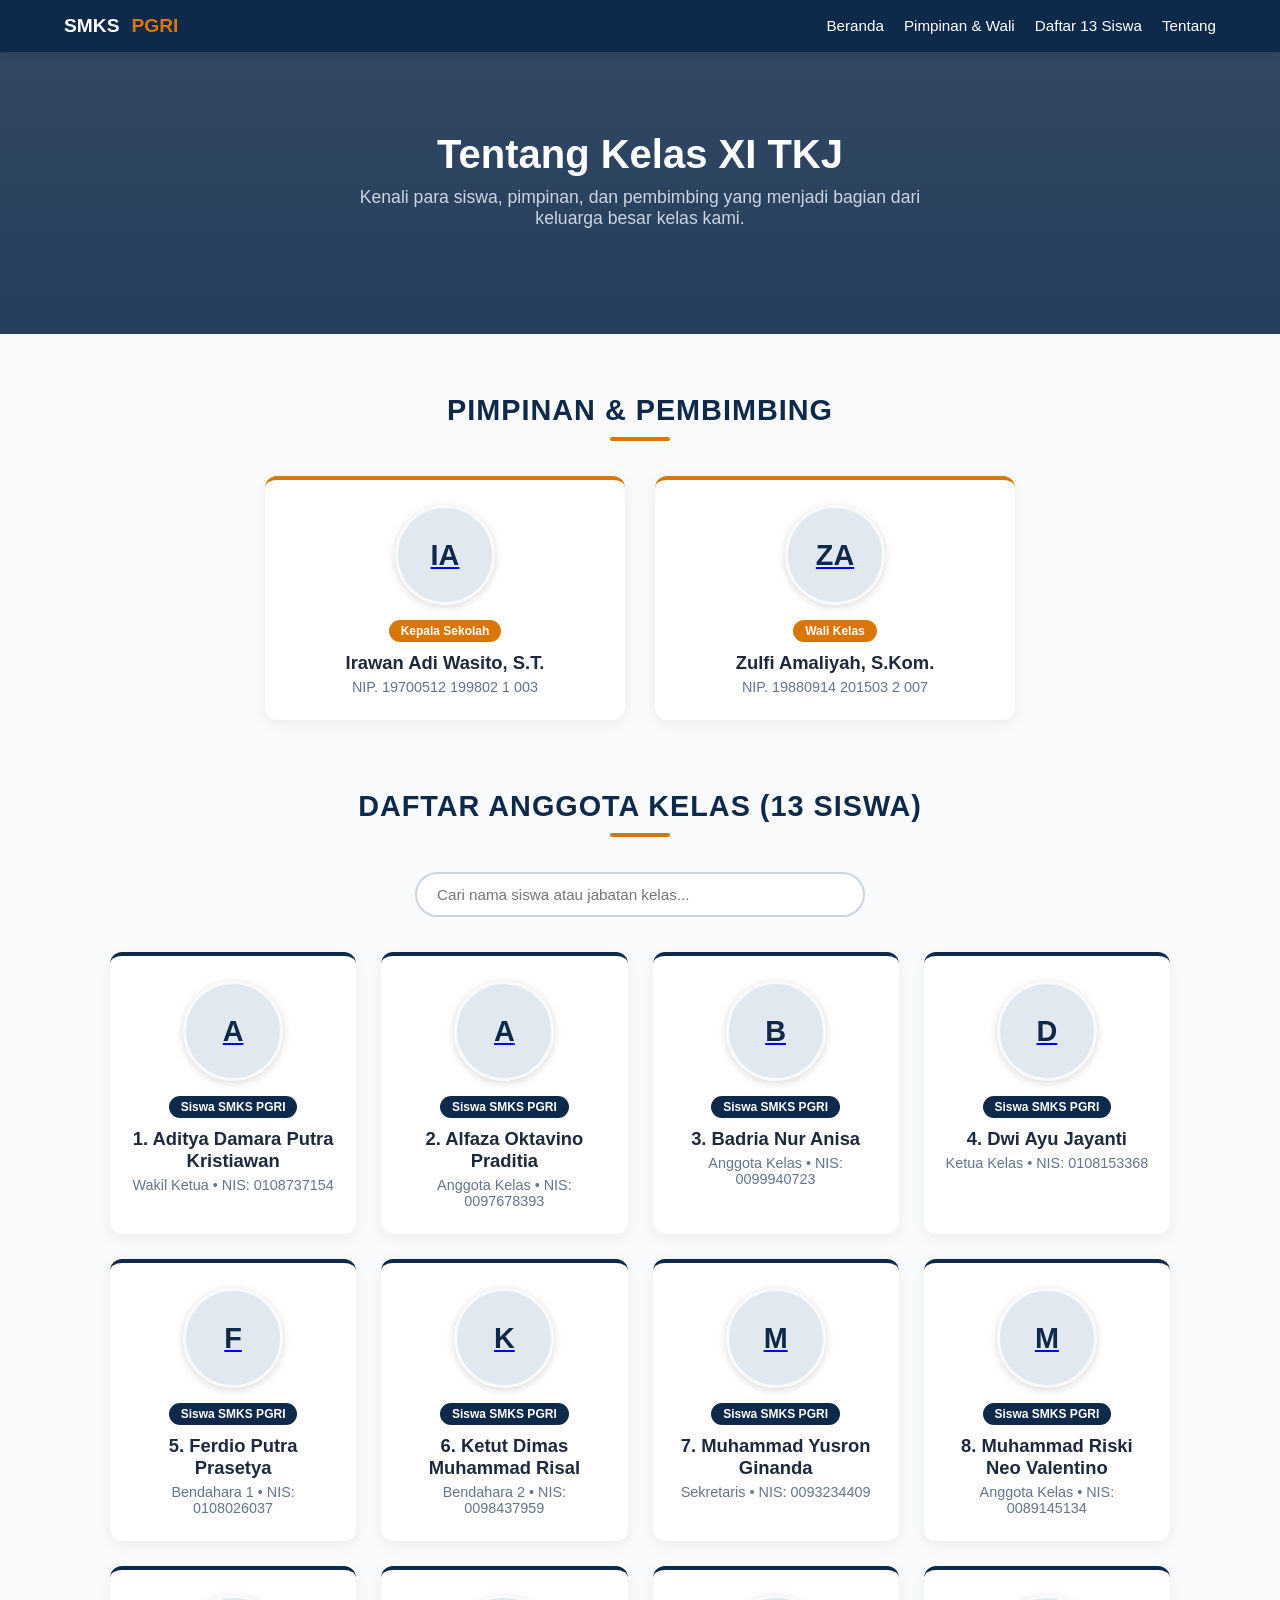
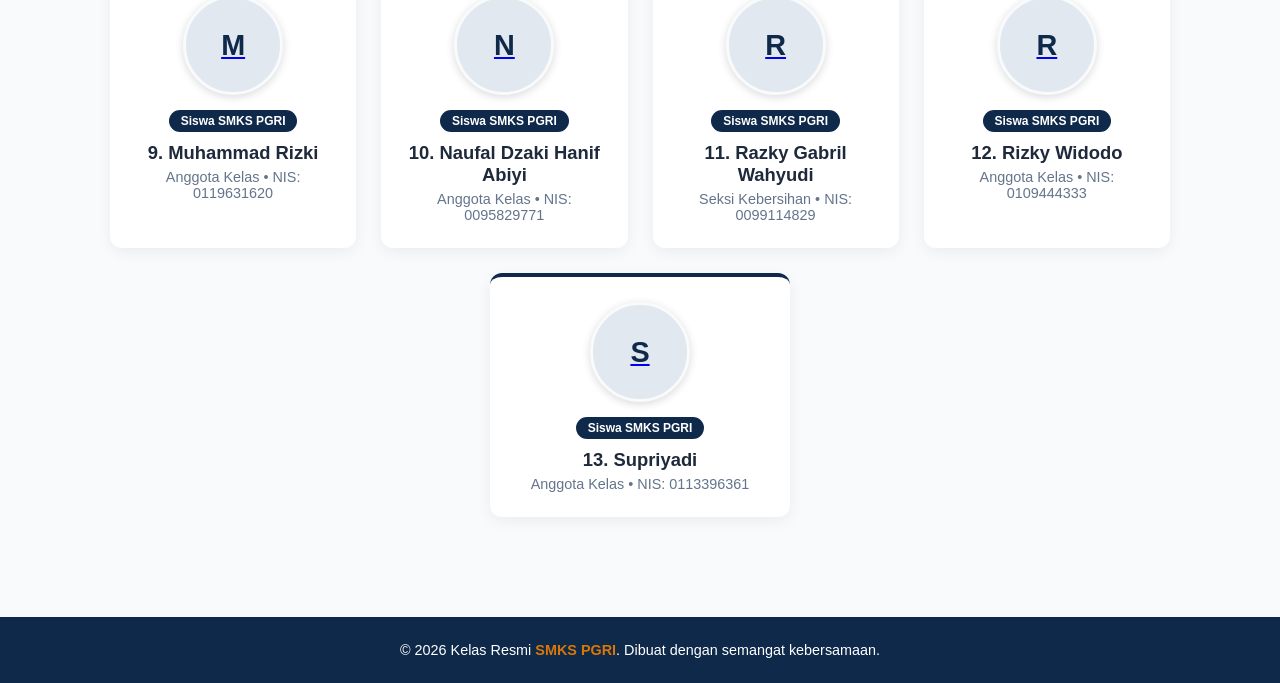
<file: about.html>
<!DOCTYPE html>
<html lang="id">
<head>
    <meta charset="UTF-8">
    <meta name="viewport" content="width=device-width, initial-scale=1.0">
    <title>Tentang Kelas XI TKJ - SMKS PGRI BANYUPUTIH</title>
    <link rel="stylesheet" href="style.css">
</head>
<body>
    <header>
        <div class="nav-brand">
            SMKS <span>PGRI</span>
        </div>
        <nav>
            <ul>
                <li><a href="index.html#beranda">Beranda</a></li>
                <li><a href="#pimpinan">Pimpinan & Wali</a></li>
                <li><a href="#siswa">Daftar 13 Siswa</a></li>
                <li><a href="#tentang" aria-current="page">Tentang</a></li>
            </ul>
        </nav>
    </header>

    <main>
        <section id="tentang" class="hero">
            <h2>Tentang Kelas XI TKJ</h2>
            <p>Kenali para siswa, pimpinan, dan pembimbing yang menjadi bagian dari keluarga besar kelas kami.</p>
        </section>

        <section id="pimpinan" class="container">
            <div class="section-title">
                <h3>Pimpinan & Pembimbing</h3>
                <div class="line"></div>
            </div>

            <div class="leaders-grid">
                <div class="card leader-card">
                    <a class="profile-avatar-link" href="profile.html?id=kepala-sekolah" aria-label="Buka profil Kepala Sekolah" title="Buka profil Kepala Sekolah">
                        <span class="avatar avatar-initial" aria-hidden="true">IA</span>
                    </a>
                    <div class="role-badge">Kepala Sekolah</div>
                    <h4>Irawan Adi Wasito, S.T.</h4>
                    <p>NIP. 19700512 199802 1 003</p>
                </div>

                <div class="card leader-card">
                    <a class="profile-avatar-link" href="profile.html?id=wali-kelas" aria-label="Buka profil Wali Kelas" title="Buka profil Wali Kelas">
                        <span class="avatar avatar-initial" aria-hidden="true">ZA</span>
                    </a>
                    <div class="role-badge">Wali Kelas</div>
                    <h4>Zulfi Amaliyah, S.Kom.</h4>
                    <p>NIP. 19880914 201503 2 007</p>
                </div>
            </div>
        </section>

        <section id="siswa" class="container" style="padding-top: 10px;">
            <div class="section-title">
                <h3>Daftar Anggota Kelas (13 Siswa)</h3>
                <div class="line"></div>
            </div>

            <div class="search-box">
                <input type="text" id="searchInput" placeholder="Cari nama siswa atau jabatan kelas...">
            </div>

            <div class="students-grid" id="students-container"></div>
        </section>
    </main>

    <footer>
        <p>&copy; 2026 Kelas Resmi <span>SMKS PGRI</span>. Dibuat dengan semangat kebersamaan.</p>
    </footer>

    <script src="script.js"></script>
</body>
</html>
</file>
<file: style.css>
/* ================= RESET & VARIABEL WARNA ================= */
:root {
    --primary: #0f294a;      /* Biru Tua Khas Sekolah */
    --secondary: #d97706;    /* Emas / Kuning Aksen */
    --light: #f8fafc;
    --dark: #1e293b;
    --card-bg: #ffffff;
}

* {
    margin: 0;
    padding: 0;
    box-sizing: border-box;
    font-family: 'Segoe UI', Tahoma, Geneva, Verdana, sans-serif;
    scroll-behavior: smooth;
}

body {
    background-color: var(--light);
    color: var(--dark);
    overflow-x: hidden;
}

/* ================= ANIMASI PECAHAN PEMBUKA ================= */
#intro-screen {
    position: fixed;
    top: 0;
    left: 0;
    width: 100%;
    height: 100vh;
    height: 100dvh;
    z-index: 9999;
    display: flex;
    justify-content: center;
    align-items: center;
    background: linear-gradient(135deg, #091a32 0%, #163b6b 100%);
    pointer-events: none;
    opacity: 1;
    visibility: visible;
    transition: opacity 600ms ease, visibility 600ms ease;
}

#intro-screen.is-hidden {
    opacity: 0;
    visibility: hidden;
}

.logo-container {
    position: relative;
    z-index: 10;
    text-align: center;
    color: white;
    width: min(90vw, 560px);
    animation: pulseLogo 1.5s ease-in-out;
}

.name-stage {
    position: relative;
    width: min(100%, 400px);
    height: 100px;
    margin: 0 auto 15px;
}

.name-stage.is-shattering .intro-name {
    opacity: 0;
}

.intro-name {
    font-size: 4rem;
    line-height: 100px;
    letter-spacing: 8px;
    color: var(--secondary);
    text-shadow: 0 2px 10px rgba(0,0,0,0.5);
    transition: opacity 100ms linear;
}

.name-fragments {
    position: absolute;
    inset: 0;
    display: grid;
    grid-template-columns: repeat(8, 1fr);
    grid-template-rows: repeat(8, 1fr);
    pointer-events: none;
}

.name-fragment {
    background-repeat: no-repeat;
    background-size: 800% 800%;
    opacity: 0;
    transform: translate(0, 0) rotate(0) scale(1);
}

.name-stage.is-shattering .name-fragment {
    animation: nameShatter 1.8s cubic-bezier(0.2, 0.7, 0.25, 1) both;
}

.logo-badge {
    position: relative;
    width: 120px;
    height: 120px;
    margin: 0 auto 15px;
    background: white;
    border-radius: 50%;
    border: 4px solid var(--secondary);
    display: flex;
    justify-content: center;
    align-items: center;
    box-shadow: 0 0 30px rgba(217, 119, 6, 0.6);
    overflow: hidden;
}

.logo-badge img {
    display: block;
    width: 85%;
    height: 85%;
    object-fit: contain;
    transition: opacity 100ms linear;
}

.logo-badge.is-shattering img {
    opacity: 0;
}

.logo-badge.is-shattering {
    background: transparent;
    border-color: transparent;
    box-shadow: none;
}

.logo-fragments {
    position: absolute;
    inset: 7.5%;
    display: grid;
    grid-template-columns: repeat(8, 1fr);
    grid-template-rows: repeat(8, 1fr);
}

.logo-fragment {
    background-repeat: no-repeat;
    background-size: 800% 800%;
    opacity: 0;
    transform: translate(0, 0) rotate(0) scale(1);
}

.logo-badge.is-shattering .logo-fragment {
    animation: logoShatter 2.6s cubic-bezier(0.2, 0.7, 0.25, 1) both;
}

@keyframes nameShatter {
    0% {
        opacity: 1;
        transform: translate(0, 0) rotate(0) scale(1);
    }
    100% {
        opacity: 0;
        transform: translate(var(--scatter-x), var(--scatter-y)) rotate(var(--scatter-rotation)) scale(0.35);
    }
}

@keyframes logoShatter {
    0% {
        opacity: 1;
        transform: translate(0, 0) rotate(0) scale(1);
    }
    100% {
        opacity: 0;
        transform: translate(var(--scatter-x), var(--scatter-y)) rotate(var(--scatter-rotation)) scale(0.35);
    }
}

.logo-container h2 {
    font-size: 2rem;
    letter-spacing: 3px;
    text-transform: uppercase;
    color: var(--secondary);
    text-shadow: 0 2px 10px rgba(0,0,0,0.5);
}

.logo-container p {
    font-size: 1rem;
    letter-spacing: 1px;
    margin-top: 5px;
    color: #e2e8f0;
}

@keyframes pulseLogo {
    0% { transform: scale(0.5); opacity: 0; }
    70% { transform: scale(1.05); opacity: 1; }
    100% { transform: scale(1); opacity: 1; }
}

/* ================= NAVIGASI & HEADER ================= */
header {
    background-color: var(--primary);
    color: white;
    padding: 15px 5%;
    display: flex;
    justify-content: space-between;
    align-items: center;
    position: sticky;
    top: 0;
    z-index: 100;
    box-shadow: 0 4px 6px rgba(0,0,0,0.1);
}

.nav-brand {
    display: flex;
    align-items: center;
    gap: 12px;
    font-weight: bold;
    font-size: 1.2rem;
}

.nav-brand span {
    color: var(--secondary);
}

nav ul {
    list-style: none;
    display: flex;
    gap: 20px;
}

nav a {
    color: white;
    text-decoration: none;
    font-size: 0.95rem;
    transition: color 0.3s;
}

nav a:hover {
    color: var(--secondary);
}

/* ================= HERO SECTION ================= */
.hero {
    background: linear-gradient(rgba(15, 41, 74, 0.85), rgba(15, 41, 74, 0.9)), 
                url('https://unsplash.com') center/cover;
    color: white;
    text-align: center;
    padding: 80px 20px;
}

.hero h2 {
    font-size: 2.5rem;
    margin-bottom: 10px;
}

.hero p {
    font-size: 1.1rem;
    max-width: 600px;
    margin: 0 auto 25px;
    color: #cbd5e1;
}

.btn-primary {
    background-color: var(--secondary);
    color: white;
    padding: 12px 28px;
    border-radius: 30px;
    text-decoration: none;
    font-weight: bold;
    display: inline-block;
    transition: transform 0.2s, background 0.3s;
}

.btn-primary:hover {
    background-color: #b45309;
    transform: translateY(-2px);
}

/* ================= BAGIAN STRUKTUR PIMPINAN ================= */
.container {
    max-width: 1100px;
    margin: 0 auto;
    padding: 60px 20px;
}

.section-title {
    text-align: center;
    margin-bottom: 35px;
}

.section-title h3 {
    font-size: 1.8rem;
    color: var(--primary);
    text-transform: uppercase;
    letter-spacing: 1px;
}

.section-title .line {
    width: 60px;
    height: 4px;
    background: var(--secondary);
    margin: 10px auto 0;
    border-radius: 2px;
}

.leaders-grid {
    display: grid;
    grid-template-columns: repeat(auto-fit, minmax(280px, 1fr));
    gap: 30px;
    justify-content: center;
    max-width: 750px;
    margin: 0 auto;
}

/* ================= KOTAK PENCARIAN ================= */
.search-box {
    max-width: 450px;
    margin: 0 auto 35px;
    text-align: center;
}

.search-box input {
    width: 100%;
    padding: 12px 20px;
    border: 2px solid #cbd5e1;
    border-radius: 25px;
    font-size: 0.95rem;
    outline: none;
    transition: border-color 0.3s, box-shadow 0.3s;
}

.search-box input:focus {
    border-color: var(--primary);
    box-shadow: 0 0 10px rgba(15, 41, 74, 0.15);
}

/* ================= KARTU PROFIL ================= */
.card {
    background: var(--card-bg);
    border-radius: 12px;
    padding: 25px 20px;
    text-align: center;
    box-shadow: 0 4px 15px rgba(0,0,0,0.06);
    border-top: 4px solid var(--primary);
    transition: transform 0.3s ease, box-shadow 0.3s ease;
}

.card:hover {
    transform: translateY(-6px);
    box-shadow: 0 10px 25px rgba(0,0,0,0.12);
}

.card.leader-card {
    border-top: 4px solid var(--secondary);
}

.avatar {
    width: 100px;
    height: 100px;
    border-radius: 50%;
    object-fit: cover;
    margin: 0 auto 15px;
    border: 3px solid var(--light);
    box-shadow: 0 2px 8px rgba(0,0,0,0.15);
    background-color: #e2e8f0;
}

.profile-avatar-link {
    display: block;
    width: max-content;
    margin: 0 auto;
    border-radius: 50%;
}

.profile-avatar-link:focus-visible {
    outline: 3px solid var(--secondary);
    outline-offset: 4px;
}

.profile-avatar-link .avatar {
    transition: transform 0.2s ease;
}

.avatar-initial {
    display: grid;
    place-items: center;
    color: var(--primary);
    font-size: 1.8rem;
    font-weight: 700;
}

.profile-avatar-link:hover .avatar {
    transform: scale(1.06);
}

.role-badge {
    display: inline-block;
    background: var(--primary);
    color: white;
    font-size: 0.75rem;
    padding: 4px 12px;
    border-radius: 20px;
    margin-bottom: 10px;
    font-weight: 600;
}

.leader-card .role-badge {
    background: var(--secondary);
}

.card h4 {
    font-size: 1.15rem;
    color: var(--dark);
    margin-bottom: 5px;
}

.card p {
    font-size: 0.9rem;
    color: #64748b;
}

/* ================= GRID 13 SISWA ================= */
.students-grid {
    display: grid;
    grid-template-columns: repeat(auto-fill, minmax(220px, 1fr));
    gap: 25px;
}

.student-card--last {
    grid-column: 1 / -1;
    justify-self: center;
    width: min(100%, 300px);
}

/* ================= HALAMAN PROFIL ================= */
.profile-page {
    max-width: 760px;
    min-height: calc(100vh - 150px);
    margin: 0 auto;
    padding: 50px 20px;
}

.profile-page [hidden] {
    display: none;
}

.profile-panel {
    padding: 35px;
    border-radius: 16px;
    background: var(--card-bg);
    box-shadow: 0 8px 30px rgba(15, 41, 74, 0.1);
    text-align: center;
}

.profile-back-link {
    display: inline-block;
    margin-bottom: 25px;
    color: var(--primary);
    font-weight: 600;
    text-decoration: none;
}

.profile-back-link:hover {
    color: var(--secondary);
}

.profile-initial {
    display: grid;
    width: 100px;
    height: 100px;
    margin: 0 auto 15px;
    place-items: center;
    border: 4px solid var(--secondary);
    border-radius: 50%;
    background: var(--primary);
    color: white;
    font-size: 2.5rem;
    font-weight: 700;
}

.profile-panel h1 {
    margin-bottom: 10px;
    color: var(--primary);
    font-size: 1.8rem;
}

.about-panel {
    margin: 30px 0;
    padding: 22px;
    border-radius: 12px;
    background: var(--light);
    text-align: left;
}

.about-panel h2,
.profile-form h2 {
    margin-bottom: 12px;
    color: var(--primary);
    font-size: 1.25rem;
}

.about-panel p {
    line-height: 1.7;
    overflow-wrap: anywhere;
    white-space: pre-wrap;
}

.profile-status {
    margin: 18px 0;
    color: #475569;
    line-height: 1.5;
    overflow-wrap: anywhere;
}

.profile-form {
    display: grid;
    gap: 12px;
    margin-top: 25px;
    text-align: left;
}

.profile-form label {
    color: var(--dark);
    font-weight: 600;
}

.profile-form input,
.profile-form textarea {
    width: 100%;
    padding: 12px 14px;
    border: 1px solid #cbd5e1;
    border-radius: 8px;
    font: inherit;
}

.profile-form textarea {
    resize: vertical;
}

.profile-form input:focus,
.profile-form textarea:focus {
    border-color: var(--primary);
    outline: 2px solid rgba(15, 41, 74, 0.15);
}

.profile-form button {
    justify-self: start;
    border: 0;
    cursor: pointer;
    font: inherit;
}

.profile-form button:disabled {
    cursor: wait;
    opacity: 0.65;
}

.profile-logout {
    margin-top: 15px;
    padding: 9px 16px;
    border: 1px solid #cbd5e1;
    border-radius: 8px;
    background: white;
    color: var(--dark);
    cursor: pointer;
    font: inherit;
}

/* ================= FOOTER ================= */
footer {
    background: var(--primary);
    color: white;
    text-align: center;
    padding: 25px 20px;
    margin-top: 40px;
    font-size: 0.9rem;
}

footer span {
    color: var(--secondary);
    font-weight: bold;
}

/* ================= RESPONSIF MOBILE ================= */
@media (max-width: 600px) {
    .hero h2 { font-size: 1.8rem; }
    nav ul { display: none; }
    .intro-name { font-size: 3.2rem; }
    .logo-container h2 { font-size: 1.5rem; }
    .profile-panel { padding: 24px 18px; }
}

@media (prefers-reduced-motion: reduce) {
    #intro-screen,
    .logo-badge img {
        transition-duration: 0.01ms;
    }

    .logo-container {
        animation-duration: 0.01ms;
    }

    .name-stage.is-shattering .name-fragment,
    .logo-badge.is-shattering .logo-fragment {
        animation-duration: 0.01ms;
        animation-delay: 0ms !important;
    }
}
</file>
